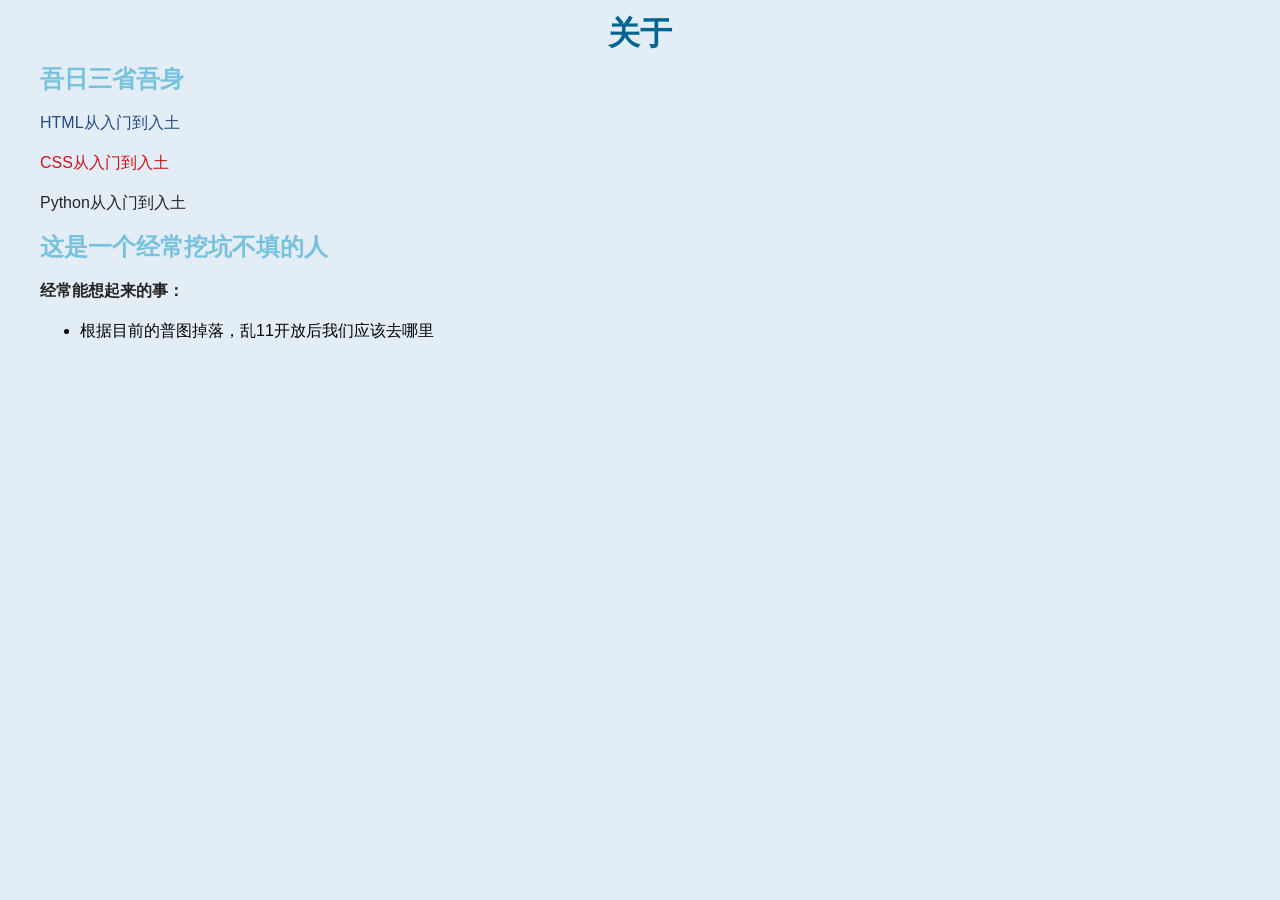
<file: index.html>
<!DOCTYPE html>
<html lang="zh">
<head>
    <link rel="stylesheet" href="style.css">
    <meta charset="UTF-8">
    <title>About</title>
</head>
<body>
    <h1>关于</h1>
        <h2>吾日三省吾身</h2>
            <p class="blue">HTML从入门到入土</p>
            <p class="red">CSS从入门到入土</p>
            <p>Python从入门到入土</p>
        <h2>这是一个经常挖坑不填的人</h2>
            <p><b>经常能想起来的事：</b></p>
            <ul>
                <li>根据目前的普图掉落，乱11开放后我们应该去哪里</li>
            </ul>
</body>
</html>
</file>
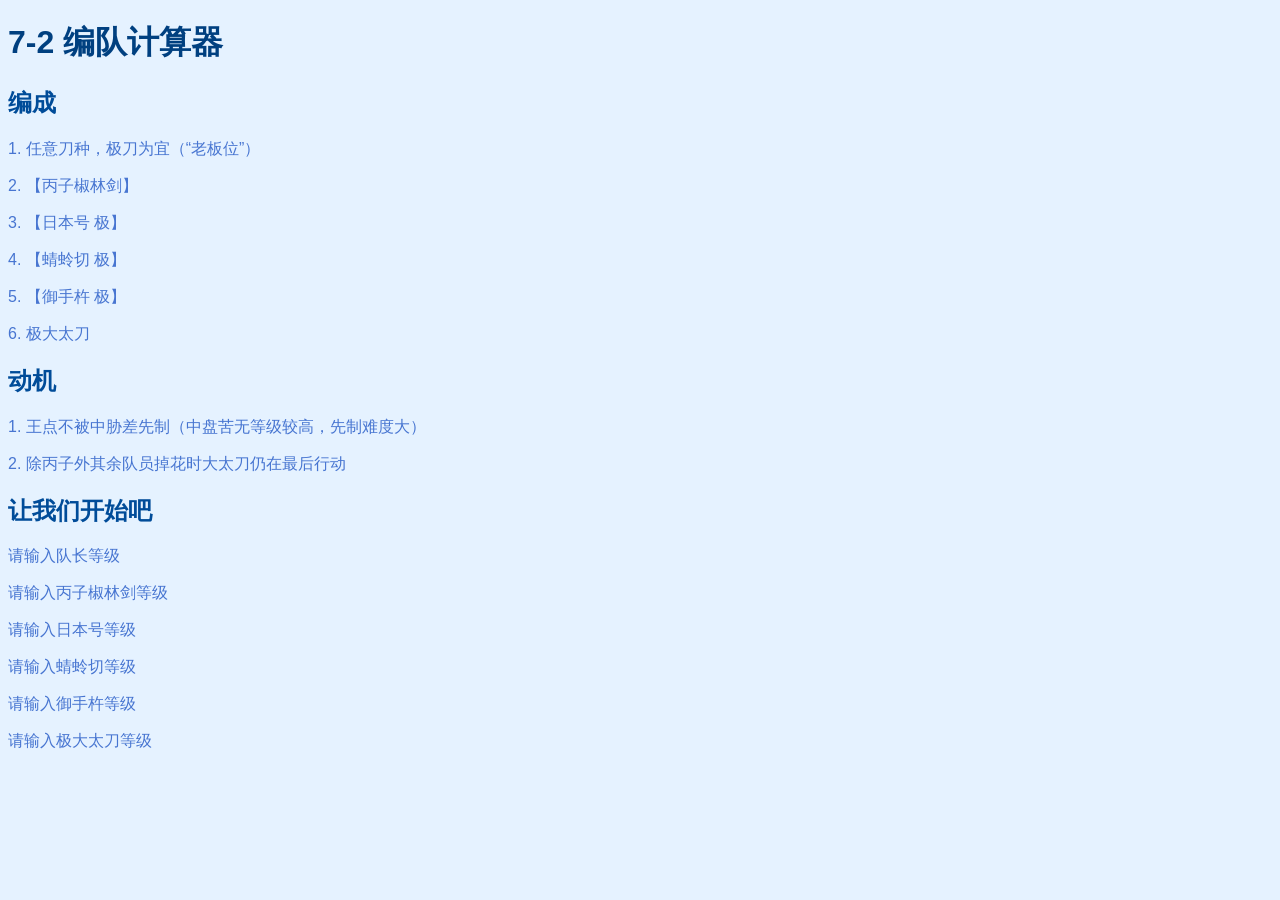
<file: 7-2.html>
<!DOCTYPE html>
<html>
<head>
  <meta charset="utf-8">
  <!--设置网页字符编码为 UTF-8，支持中文 --> 
  <title>7-2编队计算器</title> 
  <!-- 网页标签页显示的标题 --> 
  <style type="text/css">
    h1 {font-family:'PingFang SC', 'SimHei', 'Microsoft YaHei', sans-serif; color:#004080;}
    h2 {font-family:'PingFang SC', 'SimHei', 'Microsoft YaHei', sans-serif; color:#004c99;}
    h3 {font-family:'PingFang SC', 'SimHei', 'Microsoft YaHei', sans-serif; color:#0059b3;}
    h4 {font-family:'PingFang SC', 'SimHei', 'Microsoft YaHei', sans-serif; color:#0066cc;}
    p {font-family:'PingFang SC', 'SimHei', 'Microsoft YaHei', sans-serif; color:#4775d1;}
    body {background: #e5f2ff;}
</style>
</head> 
  <body>
    <h1>7-2 编队计算器</h1>
    <h2>编成</h2>
    <p>1. 任意刀种，极刀为宜（“老板位”）</p>
    <p>2. 【丙子椒林剑】</p>
    <p>3. 【日本号 极】</p>
    <p>4. 【蜻蛉切 极】</p>
    <p>5. 【御手杵 极】</p>
    <p>6. 极大太刀</p>
    <h2>动机</h2>
    <p>1. 王点不被中胁差先制（中盘苦无等级较高，先制难度大）</p>
    <p>2. 除丙子外其余队员掉花时大太刀仍在最后行动</p>
    <h2>让我们开始吧</h2>
    <p>请输入队长等级</p>
    <p>请输入丙子椒林剑等级</p>
    <p>请输入日本号等级</p>
    <p>请输入蜻蛉切等级</p>
    <p>请输入御手杵等级</p>
    <p>请输入极大太刀等级</p>
    
</body>
</html>
</file>
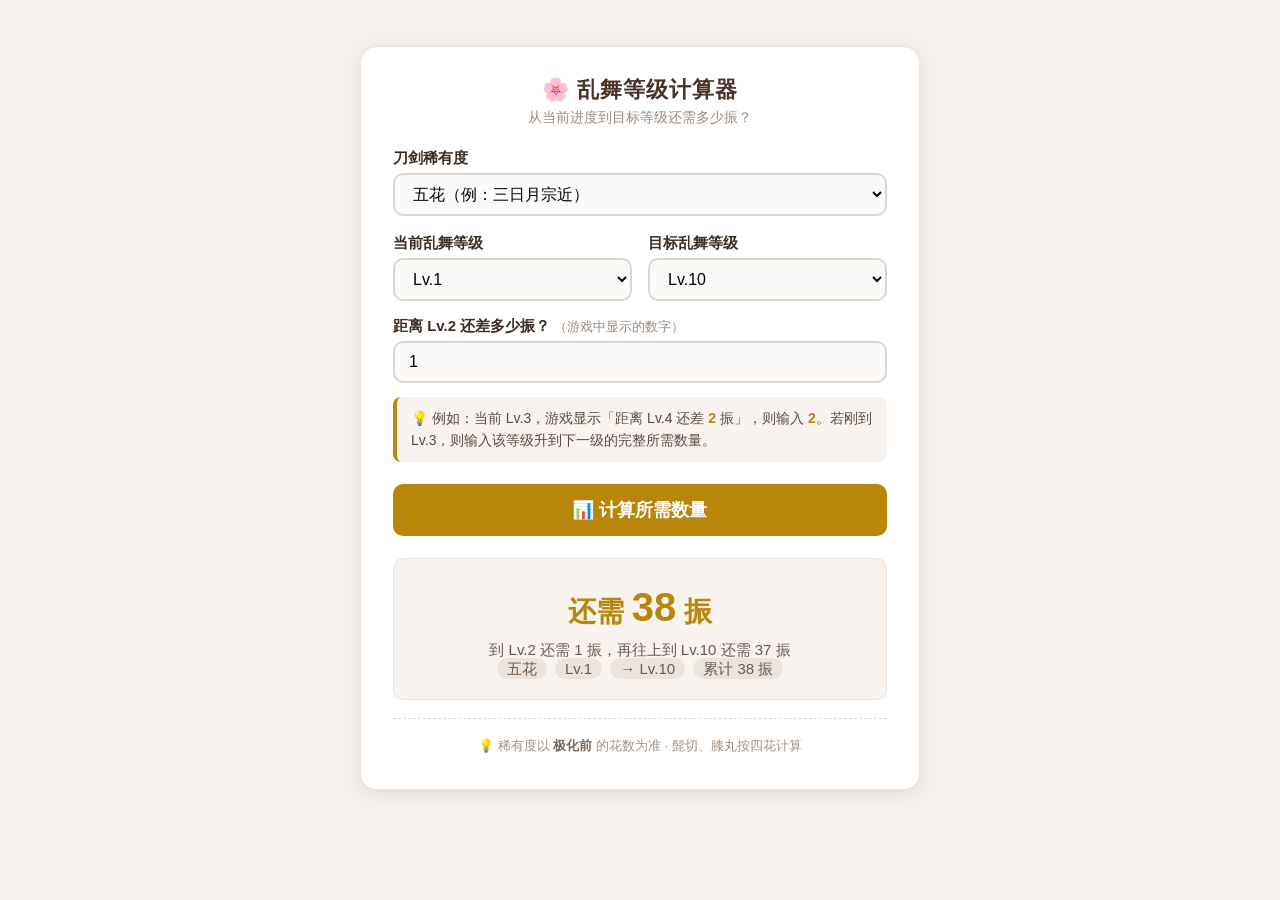
<file: Ranbu Calculator.html>
<!DOCTYPE html>
<html lang="zh">
<head>
    <meta charset="UTF-8">
    <title>刀剑乱舞 - 乱舞等级计算器</title>
    <style>
        body {
            font-family: 'Segoe UI', 'Helvetica Neue', sans-serif;
            max-width: 560px;
            margin: 30px auto;
            padding: 16px;
            background: #f5f0eb;
        }
        .container {
            background: #ffffff;
            padding: 28px 32px 32px;
            border-radius: 16px;
            box-shadow: 0 4px 20px rgba(0,0,0,0.08);
            border: 1px solid #e8e0d8;
        }
        h1 {
            text-align: center;
            color: #4a3228;
            font-size: 22px;
            margin: 0 0 4px;
            letter-spacing: 1px;
        }
        .sub {
            text-align: center;
            color: #9a8a7e;
            font-size: 14px;
            margin-bottom: 22px;
        }
        label {
            display: block;
            margin: 16px 0 5px;
            font-weight: 600;
            color: #3d2c22;
            font-size: 15px;
        }
        .label-hint {
            font-weight: 400;
            color: #9a8a7e;
            font-size: 13px;
        }
        select, input {
            width: 100%;
            padding: 10px 14px;
            border: 2px solid #ddd6ce;
            border-radius: 10px;
            font-size: 16px;
            background: #fcfaf8;
            box-sizing: border-box;
        }
        select:focus, input:focus {
            border-color: #b8860b;
            outline: none;
        }

        input[type="number"]::-webkit-outer-spin-button,
        input[type="number"]::-webkit-inner-spin-button {
            -webkit-appearance: none;
        }
        .row {
            display: flex;
            gap: 16px;
            margin-top: 2px;
        }
        .row > div {
            flex: 1;
        }
        .hint-box {
            background: #f8f3ee;
            border-radius: 8px;
            padding: 10px 14px;
            margin-top: 14px;
            font-size: 14px;
            color: #5a4a3e;
            border-left: 4px solid #b8860b;
            line-height: 1.6;
        }
        .hint-box strong {
            color: #b8860b;
        }
        button {
            width: 100%;
            padding: 14px;
            margin-top: 22px;
            background: #b8860b;
            color: #fff;
            border: none;
            border-radius: 10px;
            font-size: 18px;
            font-weight: 600;
            cursor: pointer;
            transition: background 0.2s;
        }
        button:hover {
            background: #9a7209;
        }
        .result {
            margin-top: 22px;
            padding: 20px 16px;
            background: #f8f3ee;
            border-radius: 10px;
            text-align: center;
            border: 1px solid #ece4dc;
            min-height: 70px;
            display: flex;
            flex-direction: column;
            align-items: center;
            justify-content: center;
        }
        .result .main {
            font-size: 28px;
            font-weight: 700;
            color: #b8860b;
            line-height: 1.4;
        }
        .result .main .num {
            font-size: 40px;
        }
        .result .detail {
            font-size: 15px;
            color: #6a5a4e;
            margin-top: 6px;
        }
        .result .detail span {
            background: #ece4dc;
            padding: 2px 10px;
            border-radius: 12px;
            margin: 0 2px;
        }
        .note {
            margin-top: 18px;
            font-size: 13px;
            color: #a09084;
            text-align: center;
            line-height: 1.7;
            border-top: 1px dashed #e0d8d0;
            padding-top: 16px;
        }
        .note strong {
            color: #7a6a5e;
        }
        @media (max-width: 480px) {
            .container { padding: 18px 16px; }
            .row { flex-direction: column; gap: 0; }
            .result .main { font-size: 22px; }
            .result .main .num { font-size: 32px; }
        }
    </style>
</head>
<body>

<div class="container">
    <h1>🌸 乱舞等级计算器</h1>
    <div class="sub">从当前进度到目标等级还需多少振？</div>

    <label>刀剑稀有度</label>
    <select id="rarity">
        <option value="1">一花（例：今剑、爱染国俊）</option>
        <option value="2">二花（例：加州清光、大和守安定）</option>
        <option value="3">三花（例：小狐丸）</option>
        <option value="4">四花（含髭切、膝丸）</option>
        <option value="5" selected>五花（例：三日月宗近）</option>
    </select>

    <div class="row">
        <div>
            <label>当前乱舞等级</label>
            <select id="currentLv">
                <option value="1">Lv.1</option>
                <option value="2">Lv.2</option>
                <option value="3">Lv.3</option>
                <option value="4">Lv.4</option>
                <option value="5">Lv.5</option>
                <option value="6">Lv.6</option>
                <option value="7">Lv.7</option>
                <option value="8">Lv.8</option>
                <option value="9">Lv.9</option>
            </select>
        </div>
        <div>
            <label>目标乱舞等级</label>
            <select id="targetLv">
                <option value="2">Lv.2</option>
                <option value="3">Lv.3</option>
                <option value="4">Lv.4</option>
                <option value="5">Lv.5</option>
                <option value="6">Lv.6</option>
                <option value="7">Lv.7</option>
                <option value="8">Lv.8</option>
                <option value="9">Lv.9</option>
                <option value="10" selected>Lv.10</option>
            </select>
        </div>
    </div>

    <label>
        距离 Lv.<span id="nextLvLabel">2</span> 还差多少振？
        <span class="label-hint">（游戏中显示的数字）</span>
    </label>
    <input type="number" id="remainToNext" value="0" min="0" step="1">

    <div class="hint-box">
        💡 例如：当前 Lv.3，游戏显示「距离 Lv.4 还差 <strong>2</strong> 振」，则输入 <strong>2</strong>。若刚到 Lv.3，则输入该等级升到下一级的完整所需数量。
    </div>

    <button onclick="calculate()">📊 计算所需数量</button>

    <div class="result" id="result">
        <div style="color:#a09084;font-size:16px;">请选择参数后点击计算</div>
    </div>

    <div class="note">
        💡 稀有度以 <strong>极化前</strong> 的花数为准 · 髭切、膝丸按四花计算
    </div>
</div>

<script>
    // 索引：0=Lv1初始，1=升Lv2，2=升Lv3，…… 6=升Lv7
    const REQUIRED = {
        1: [0, 1, 8, 8, 8, 16, 16, 16, 19, 19],
        2: [0, 1, 7, 7, 7, 15, 15, 15, 18, 18],
        3: [0, 1, 5, 5, 5, 11, 11, 11, 13, 13],
        4: [0, 1, 3, 3, 3, 7, 7, 7, 10, 10],
        5: [0, 1, 2, 2, 2, 5, 5, 5, 8, 8],
    };

    const RARITY_NAMES = { 1: '一花', 2: '二花', 3: '三花', 4: '四花', 5: '五花' };

    // 更新「距离下一级」的等级标签
    document.getElementById('currentLv').addEventListener('change', function() {
        const next = parseInt(this.value) + 1;
        document.getElementById('nextLvLabel').textContent = next;
        // 自动填入默认值（升到下一级所需完整数量）
        autoFillRemain();
    });

    document.getElementById('rarity').addEventListener('change', autoFillRemain);

    function autoFillRemain() {
        const rarity = parseInt(document.getElementById('rarity').value);
        const currentLv = parseInt(document.getElementById('currentLv').value);
        const req = REQUIRED[rarity];
        const nextLevel = currentLv + 1;
        
        if (nextLevel <= 10) {
            const fullAmount = req[nextLevel - 1];
            const input = document.getElementById('remainToNext');
            // 每次都自动填入完整数量（用户可手动修改）
            input.value = fullAmount;
        }
        document.getElementById('nextLvLabel').textContent = nextLevel;
    }

    // 页面加载时自动填充
    window.onload = function() {
        autoFillRemain();
        calculate();
    };

    function calculate() {
        const rarity = parseInt(document.getElementById('rarity').value);
        const currentLv = parseInt(document.getElementById('currentLv').value);
        const targetLv = parseInt(document.getElementById('targetLv').value);
        const remainToNext = parseInt(document.getElementById('remainToNext').value) || 0;
        const resultEl = document.getElementById('result');

        if (targetLv <= currentLv) {
            resultEl.innerHTML = `
                <div style="color:#c0392b;font-size:18px;font-weight:600;">⚠️ 目标等级必须高于当前等级</div>
            `;
            return;
        }

        // 让我们时刻谨记 JavaScript 数组从 0 开始好吗好的

        // 定义常量 req ，根据稀有度调用 REQUIRED 中的数组
        const req = REQUIRED[rarity];

        // 计算从 currentLv 到 targetLv 累计所需总量
        let totalFull = 0;
        // 令 i 为当前等级+1，即 nextLv
        for (let i = currentLv + 1; i <= targetLv; i++) {
            // 将各等级所需进行累加，各等级所需为 req[i - 1]
            totalFull += req[i - 1];
        }

        // 当前等级升到下一级的完整所需数量
        const fullToNext = req[currentLv - 1];

        // 已经消耗的进度（以「振」为单位）
        // 例如：升下一级需要5振，还差2振 → 已消耗3振
        const consumed = Math.max(0, fullToNext - remainToNext);

        // 实际还需要：总量 - 已消耗
        const needed = Math.max(0, totalFull - consumed);

        // 详细拆解
        const nextLv = currentLv + 1;
        let breakdown = '';
        if (targetLv === nextLv) {
            breakdown = `升到 Lv.${targetLv} 还需 ${needed} 振`;
        } else {
            // 显示分段：到下一级还需多少，再往上还需多少
            const remainToNextActual = Math.max(0, req[nextLv - 1] - consumed);
            const rest = needed - remainToNextActual;
            if (rest > 0) {
                breakdown = `到 Lv.${nextLv} 还需 ${remainToNextActual} 振，再往上到 Lv.${targetLv} 还需 ${rest} 振`;
            } else {
                breakdown = `到 Lv.${nextLv} 还需 ${remainToNextActual} 振`;
            }
        }

        const rarityName = RARITY_NAMES[rarity];

        resultEl.innerHTML = `
            <div class="main">
                还需 <span class="num">${needed}</span> 振
            </div>
            <div class="detail">
                ${breakdown}
                <br>
                <span>${rarityName}</span>
                <span>Lv.${currentLv}</span>
                <span>→ Lv.${targetLv}</span>
                <span>累计 ${totalFull} 振</span>
            </div>
        `;
    }
</script>

</body>
</html>
</file>
<file: style.css>
body {
    background-color:#e3edf6;
    font-family:-apple-system,BlinkMacSystemFont,"Apple Color Emoji","Segoe UI Emoji","Segoe UI Symbol","Segoe UI",Helvetica Neue,PingFang SC,Microsoft YaHei,sans-serif;
    margin-left:40px;
    margin-right:40px;
    margin-top:20px;
    margin-bottom:40px;
    line-height:150%;
}
h1 {
    color:#006691;
    text-align:center;
}
h2 {
    color:#79c2dd;
}
p {
    font-size:16px;
    color:#252525;
}
p.red{
    color:#cf111b;
}
p.blue{
    color:#274b84;
}
</file>
